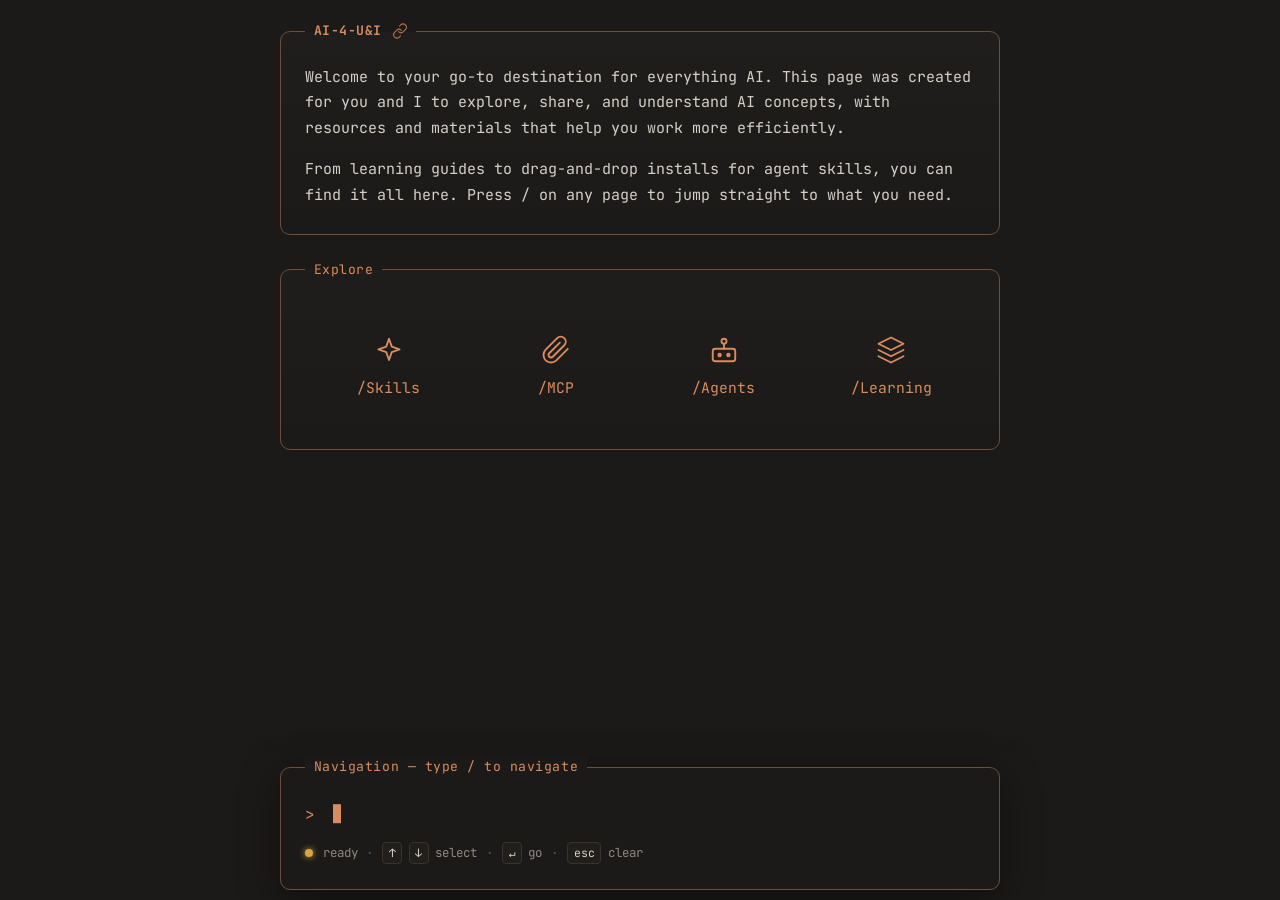
<file: index.html>
<!DOCTYPE html>
<html lang="en">
<head>
  <meta charset="UTF-8" />
  <meta name="viewport" content="width=device-width, initial-scale=1.0" />
  <meta name="description" content="AI-4-U&I — your go-to destination for everything AI." />
  <title>AI-4-U&amp;I</title>
  <link rel="icon" href="data:image/svg+xml,<svg xmlns=%22http://www.w3.org/2000/svg%22 viewBox=%220 0 100 100%22><text y=%22.9em%22 font-size=%2290%22>&#129302;</text></svg>" />
  <link rel="preconnect" href="https://fonts.googleapis.com" />
  <link rel="preconnect" href="https://fonts.gstatic.com" crossorigin />
  <link href="https://fonts.googleapis.com/css2?family=JetBrains+Mono:wght@400;600;700&display=swap" rel="stylesheet" />
  <link rel="stylesheet" href="style.css" />
  <!-- Agent breadcrumbs: machine-readable index + LLM map -->
  <link rel="alternate" type="application/json" href="site.json" title="Machine-readable site index" />
  <link rel="alternate" type="text/plain" href="llms.txt" title="LLM-friendly site map" />
</head>
<body>
  <div class="wrap">

    <fieldset class="box brand-box">
      <legend>AI-4-U&amp;I
        <svg class="link-ico" width="16" height="16" viewBox="0 0 24 24" fill="none"
             stroke="currentColor" stroke-width="1.6" stroke-linecap="round" stroke-linejoin="round">
          <path d="M10 13a5 5 0 0 0 7.07 0l3-3a5 5 0 0 0-7.07-7.07l-1.72 1.71"/>
          <path d="M14 11a5 5 0 0 0-7.07 0l-3 3a5 5 0 0 0 7.07 7.07l1.71-1.71"/>
        </svg>
      </legend>
      <p>Welcome to your go-to destination for everything AI. This page was
         created for you and I to explore, share, and understand AI concepts,
         with resources and materials that help you work more efficiently.</p>
      <p>From learning guides to drag-and-drop installs for agent skills,
         you can find it all here. Press <span class="mono">/</span> on any page
         to jump straight to what you need.</p>
    </fieldset>

    <fieldset class="box">
      <legend>Explore</legend>
      <nav class="nav-grid">
        <a class="nav-item" href="skills.html">
          <svg viewBox="0 0 24 24" fill="none" stroke="currentColor" stroke-width="1.5" stroke-linecap="round" stroke-linejoin="round">
            <path d="M12 3l2.2 6.3L20.5 11.5l-6.3 2.2L12 20l-2.2-6.3L3.5 11.5l6.3-2.2z"/>
          </svg>
          <span class="label">/Skills</span>
        </a>
        <a class="nav-item" href="mcp.html">
          <svg viewBox="0 0 24 24" fill="none" stroke="currentColor" stroke-width="1.5" stroke-linecap="round" stroke-linejoin="round">
            <path d="M21.44 11.05l-9.19 9.19a6 6 0 0 1-8.49-8.49l9.19-9.19a4 4 0 0 1 5.66 5.66l-9.2 9.19a2 2 0 0 1-2.83-2.83l8.49-8.48"/>
          </svg>
          <span class="label">/MCP</span>
        </a>
        <a class="nav-item" href="agents.html">
          <svg viewBox="0 0 24 24" fill="none" stroke="currentColor" stroke-width="1.5" stroke-linecap="round" stroke-linejoin="round">
            <rect x="3" y="11" width="18" height="10" rx="2"/>
            <circle cx="8.5" cy="16" r="1"/><circle cx="15.5" cy="16" r="1"/>
            <path d="M12 7v4"/><circle cx="12" cy="5" r="2"/>
          </svg>
          <span class="label">/Agents</span>
        </a>
        <a class="nav-item" href="learning.html">
          <svg viewBox="0 0 24 24" fill="none" stroke="currentColor" stroke-width="1.5" stroke-linecap="round" stroke-linejoin="round">
            <path d="M12 2 2 7l10 5 10-5-10-5z"/>
            <path d="M2 12l10 5 10-5"/><path d="M2 17l10 5 10-5"/>
          </svg>
          <span class="label">/Learning</span>
        </a>
      </nav>
    </fieldset>

    <div id="cmdbar"></div>

  </div>
  <script src="app.js"></script>
</body>
</html>
</file>
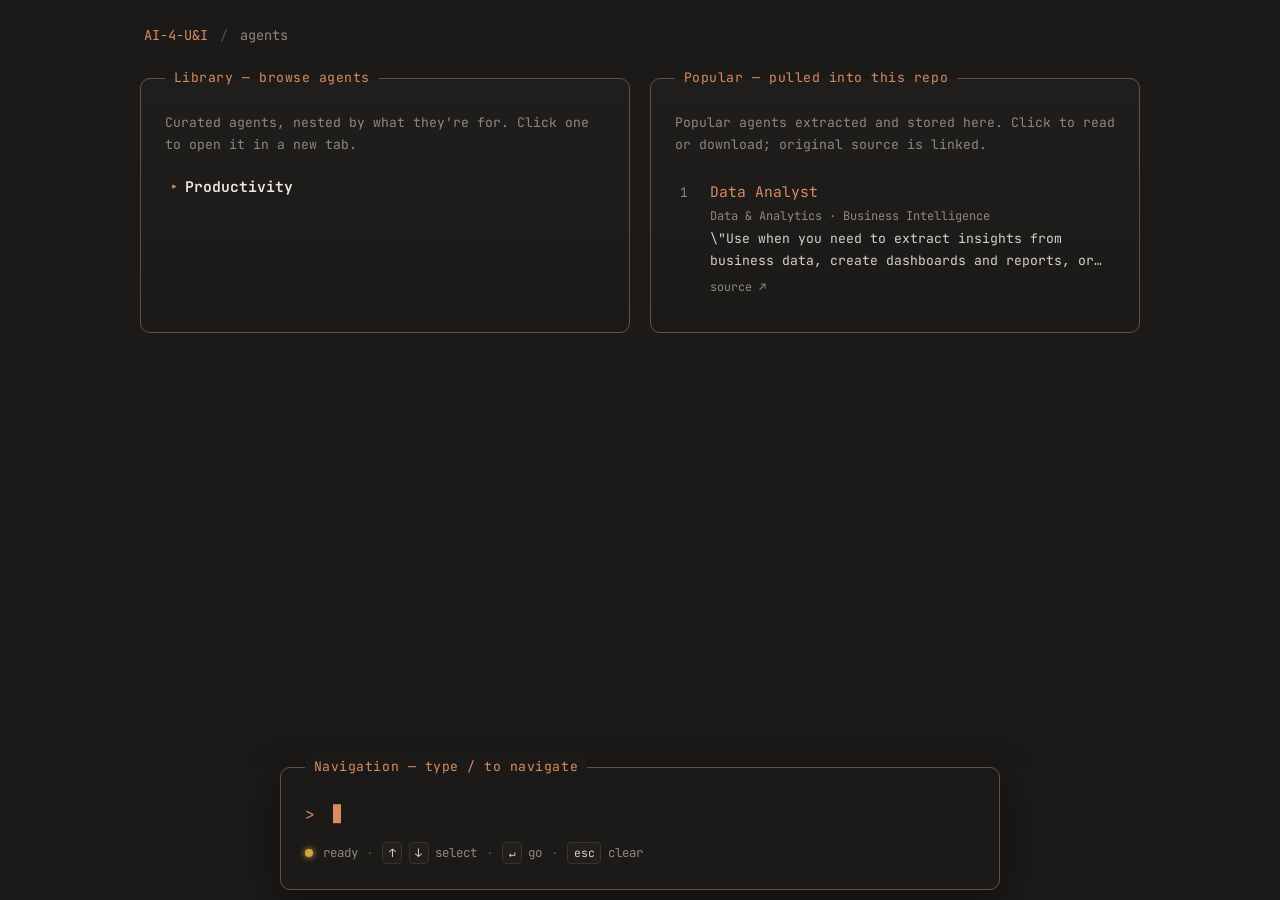
<file: agents.html>
<!DOCTYPE html>
<html lang="en">
<head>
  <meta charset="UTF-8" />
  <meta name="viewport" content="width=device-width, initial-scale=1.0" />
  <title>Agents · AI-4-U&amp;I</title>
  <link rel="icon" href="data:image/svg+xml,<svg xmlns=%22http://www.w3.org/2000/svg%22 viewBox=%220 0 100 100%22><text y=%22.9em%22 font-size=%2290%22>&#129302;</text></svg>" />
  <link rel="preconnect" href="https://fonts.googleapis.com" />
  <link rel="preconnect" href="https://fonts.gstatic.com" crossorigin />
  <link href="https://fonts.googleapis.com/css2?family=JetBrains+Mono:wght@400;600;700&display=swap" rel="stylesheet" />
  <link rel="stylesheet" href="style.css" />
</head>
<body>
  <div class="wrap wide">
    <div class="topbar"><a class="home" href="index.html">AI-4-U&amp;I</a><span class="sep">/</span> agents</div>

    <div class="two-col">
      <fieldset class="box">
        <legend>Library — browse agents</legend>
        <p class="muted hint">Curated agents, nested by what they're for.
           Click one to open it in a new tab.</p>
        <div id="browseTree" class="tree" data-section="agents"><p class="muted">Loading…</p></div>
      </fieldset>

      <fieldset class="box">
        <legend>Popular — pulled into this repo</legend>
        <p class="muted hint">Popular agents extracted and stored here. Click to
           read or download; original source is linked.</p>
        <div id="popularList" class="popular"><p class="muted">Loading…</p></div>
      </fieldset>
    </div>

    <div id="cmdbar"></div>
  </div>

  <script src="browse.js"></script>
  <script src="app.js"></script>
</body>
</html>
</file>
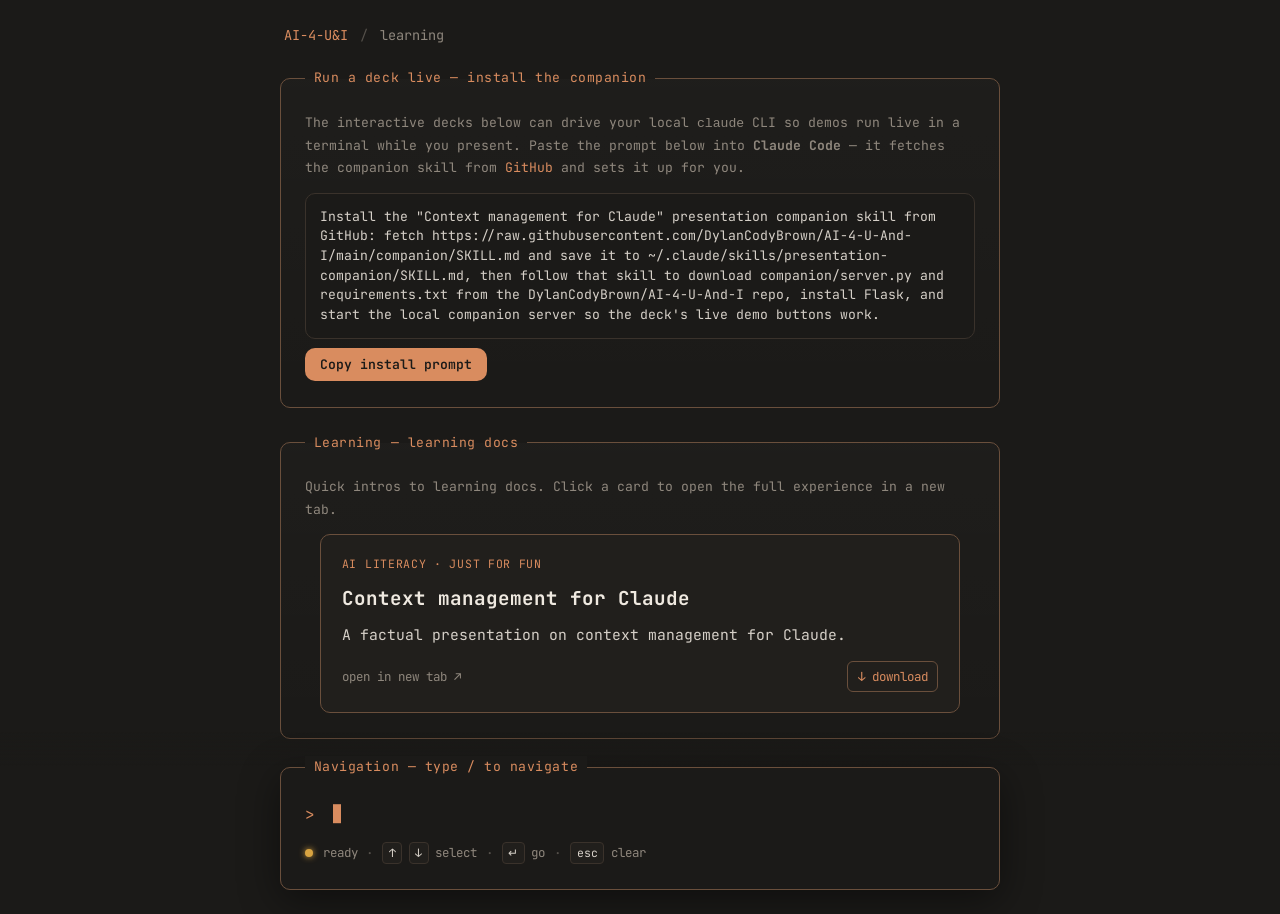
<file: learning.html>
<!DOCTYPE html>
<html lang="en">
<head>
  <meta charset="UTF-8" />
  <meta name="viewport" content="width=device-width, initial-scale=1.0" />
  <title>Learning · AI-4-U&amp;I</title>
  <link rel="icon" href="data:image/svg+xml,<svg xmlns=%22http://www.w3.org/2000/svg%22 viewBox=%220 0 100 100%22><text y=%22.9em%22 font-size=%2290%22>&#129302;</text></svg>" />
  <link rel="preconnect" href="https://fonts.googleapis.com" />
  <link rel="preconnect" href="https://fonts.gstatic.com" crossorigin />
  <link href="https://fonts.googleapis.com/css2?family=JetBrains+Mono:wght@400;600;700&display=swap" rel="stylesheet" />
  <link rel="stylesheet" href="style.css" />
</head>
<body>
  <div class="wrap">
    <div class="topbar"><a class="home" href="index.html">AI-4-U&amp;I</a><span class="sep">/</span> learning</div>

    <fieldset class="box">
      <legend>Run a deck live — install the companion</legend>
      <p class="muted hint">The interactive decks below can drive your local
         <code>claude</code> CLI so demos run live in a terminal while you present.
         Paste the prompt below into <strong>Claude Code</strong> — it fetches the
         companion skill from
         <a href="https://github.com/DylanCodyBrown/AI-4-U-And-I/tree/main/companion" target="_blank" rel="noopener">GitHub</a>
         and sets it up for you.</p>
      <pre id="installPrompt" style="white-space:pre-wrap;word-break:break-word;background:var(--bg);border:1px solid var(--border-soft);border-radius:var(--radius);padding:.8rem .9rem;font-family:var(--mono);font-size:.82rem;line-height:1.5;color:var(--fg);margin:.4rem 0 .6rem;">Install the &quot;Context management for Claude&quot; presentation companion skill from GitHub: fetch https://raw.githubusercontent.com/DylanCodyBrown/AI-4-U-And-I/main/companion/SKILL.md and save it to ~/.claude/skills/presentation-companion/SKILL.md, then follow that skill to download companion/server.py and requirements.txt from the DylanCodyBrown/AI-4-U-And-I repo, install Flask, and start the local companion server so the deck's live demo buttons work.</pre>
      <button type="button"
        onclick="(function(b){var t=document.getElementById('installPrompt').innerText;navigator.clipboard.writeText(t).then(function(){b.textContent='Copied ✓';setTimeout(function(){b.textContent='Copy install prompt';},1600);});})(this)"
        style="font-family:var(--mono);font-size:.82rem;cursor:pointer;background:var(--accent);color:#1b1a18;border:none;border-radius:var(--radius);padding:.5rem .95rem;font-weight:600;">Copy install prompt</button>
    </fieldset>

    <fieldset class="box">
      <legend>Learning — learning docs</legend>
      <p class="muted hint">Quick intros to learning docs. Click a card
         to open the full experience in a new tab.</p>
      <div id="learnCol" class="learn-col"><p class="muted">Loading…</p></div>
    </fieldset>

    <div id="cmdbar"></div>
  </div>

  <script src="learn.js"></script>
  <script src="app.js"></script>
</body>
</html>
</file>
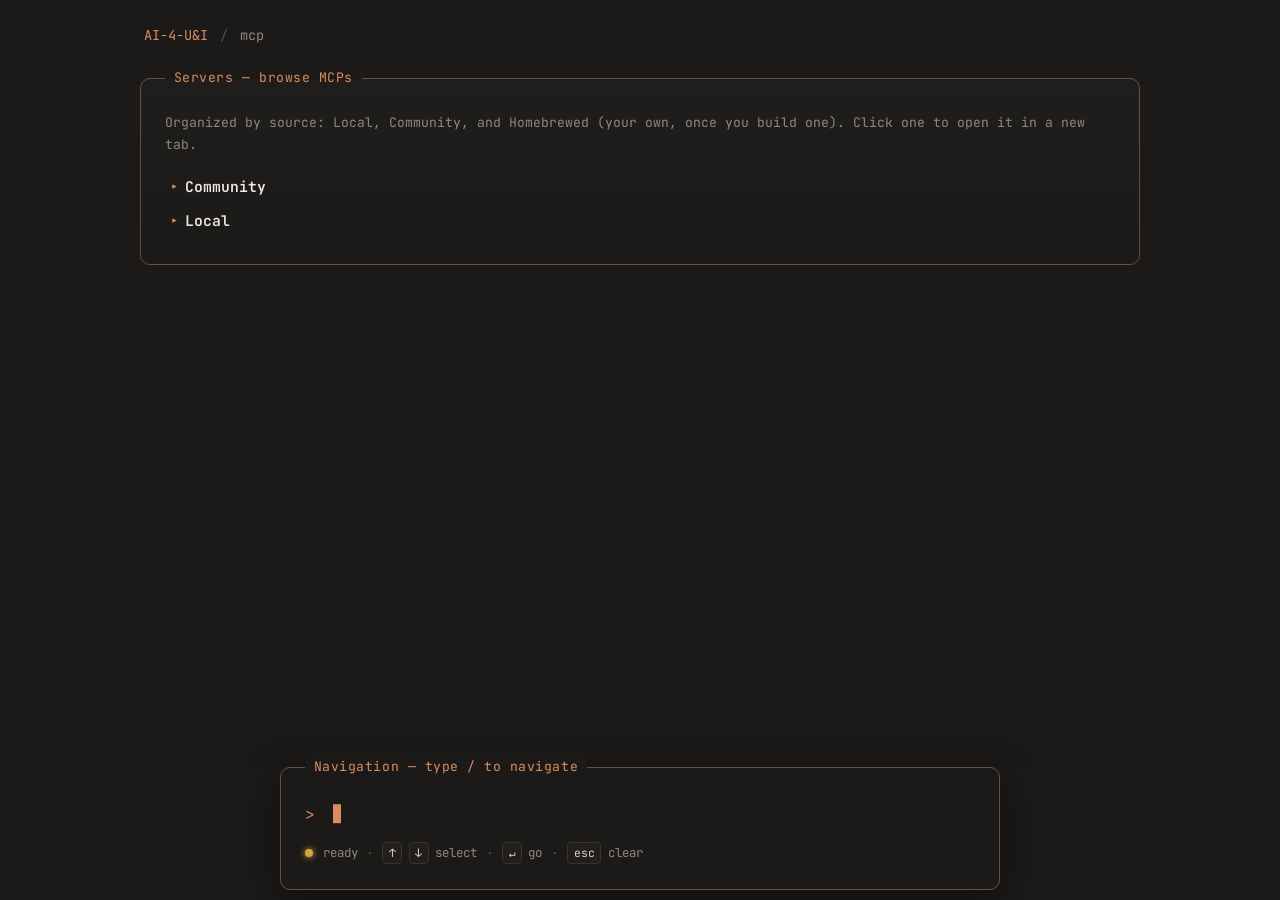
<file: mcp.html>
<!DOCTYPE html>
<html lang="en">
<head>
  <meta charset="UTF-8" />
  <meta name="viewport" content="width=device-width, initial-scale=1.0" />
  <title>MCP · AI-4-U&amp;I</title>
  <link rel="icon" href="data:image/svg+xml,<svg xmlns=%22http://www.w3.org/2000/svg%22 viewBox=%220 0 100 100%22><text y=%22.9em%22 font-size=%2290%22>&#129302;</text></svg>" />
  <link rel="preconnect" href="https://fonts.googleapis.com" />
  <link rel="preconnect" href="https://fonts.gstatic.com" crossorigin />
  <link href="https://fonts.googleapis.com/css2?family=JetBrains+Mono:wght@400;600;700&display=swap" rel="stylesheet" />
  <link rel="stylesheet" href="style.css" />
</head>
<body>
  <div class="wrap wide">
    <div class="topbar"><a class="home" href="index.html">AI-4-U&amp;I</a><span class="sep">/</span> mcp</div>

    <div>
      <fieldset class="box">
        <legend>Servers — browse MCPs</legend>
        <p class="muted hint">Organized by source: Local, Community, and
           Homebrewed (your own, once you build one). Click one to open it in a new tab.</p>
        <div id="browseTree" class="tree" data-section="mcp"><p class="muted">Loading…</p></div>
      </fieldset>

    </div>

    <div id="cmdbar"></div>
  </div>

  <script src="browse.js"></script>
  <script src="app.js"></script>
</body>
</html>
</file>
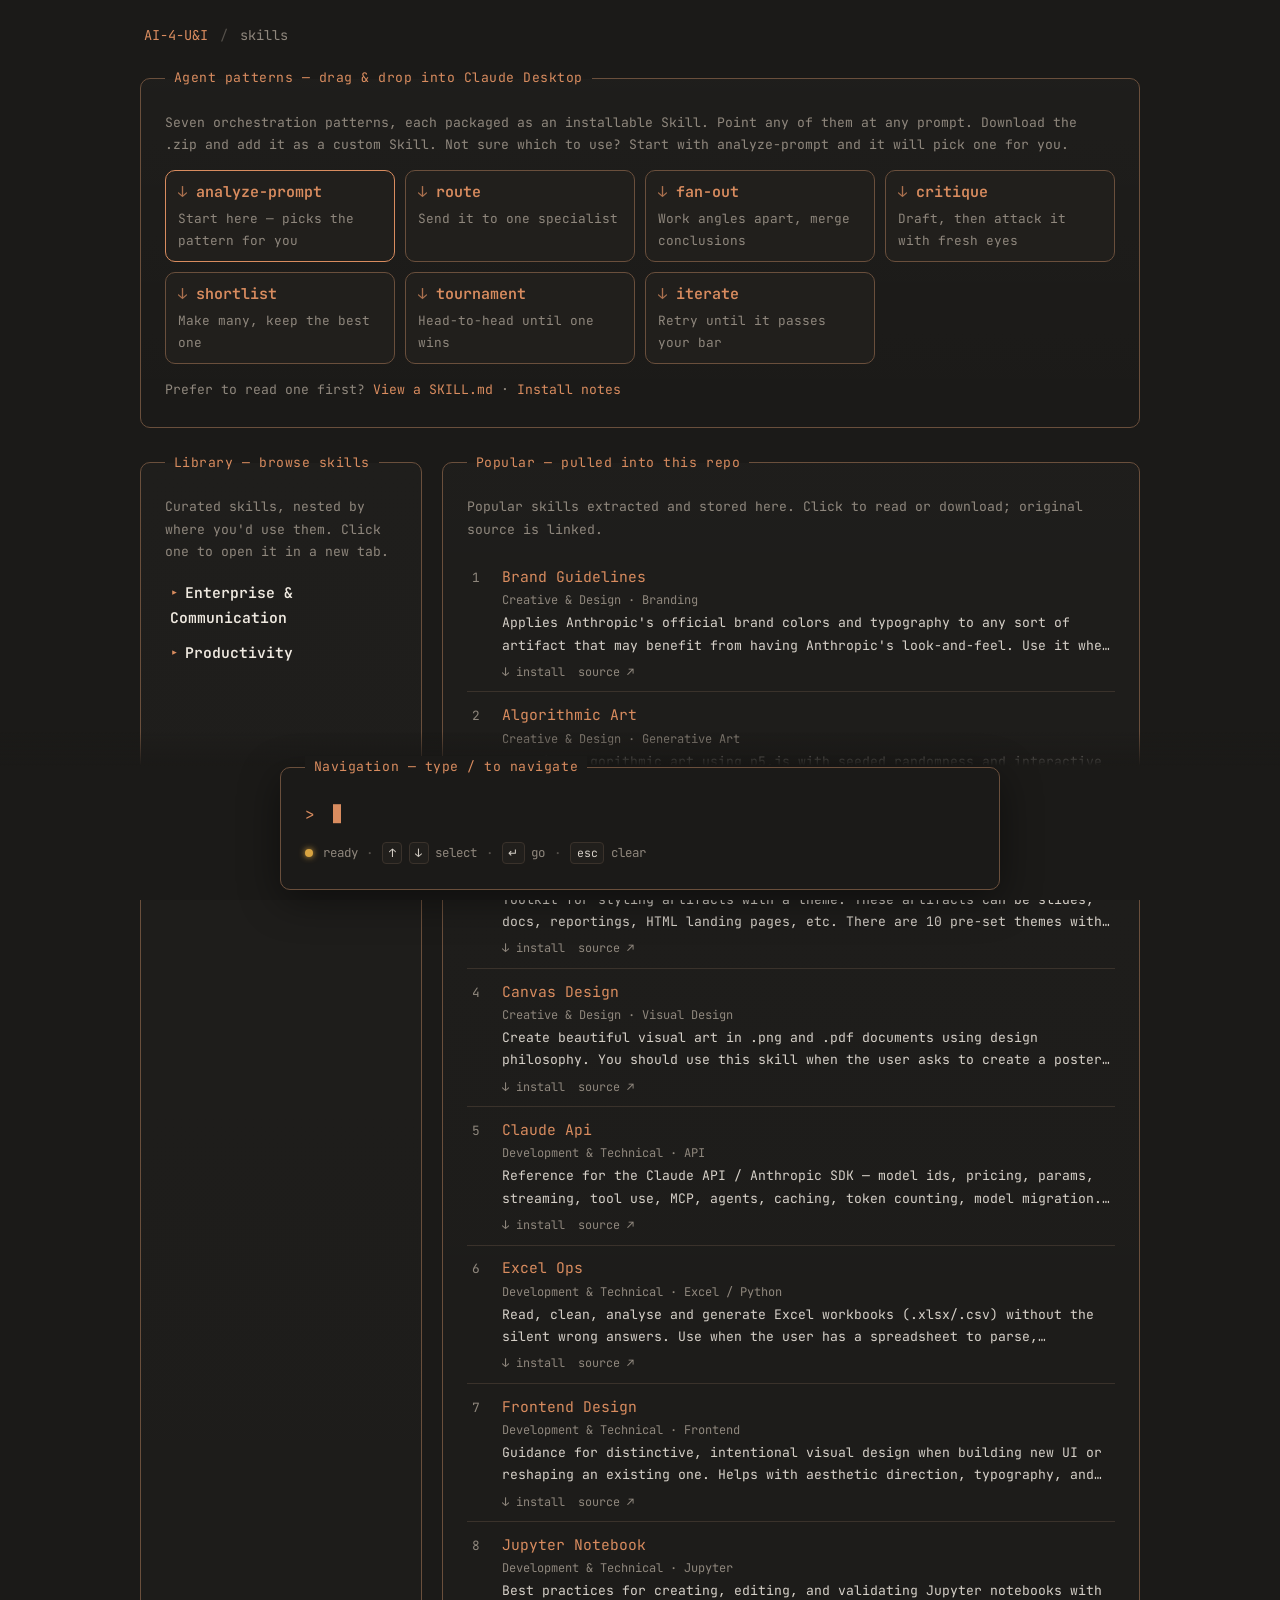
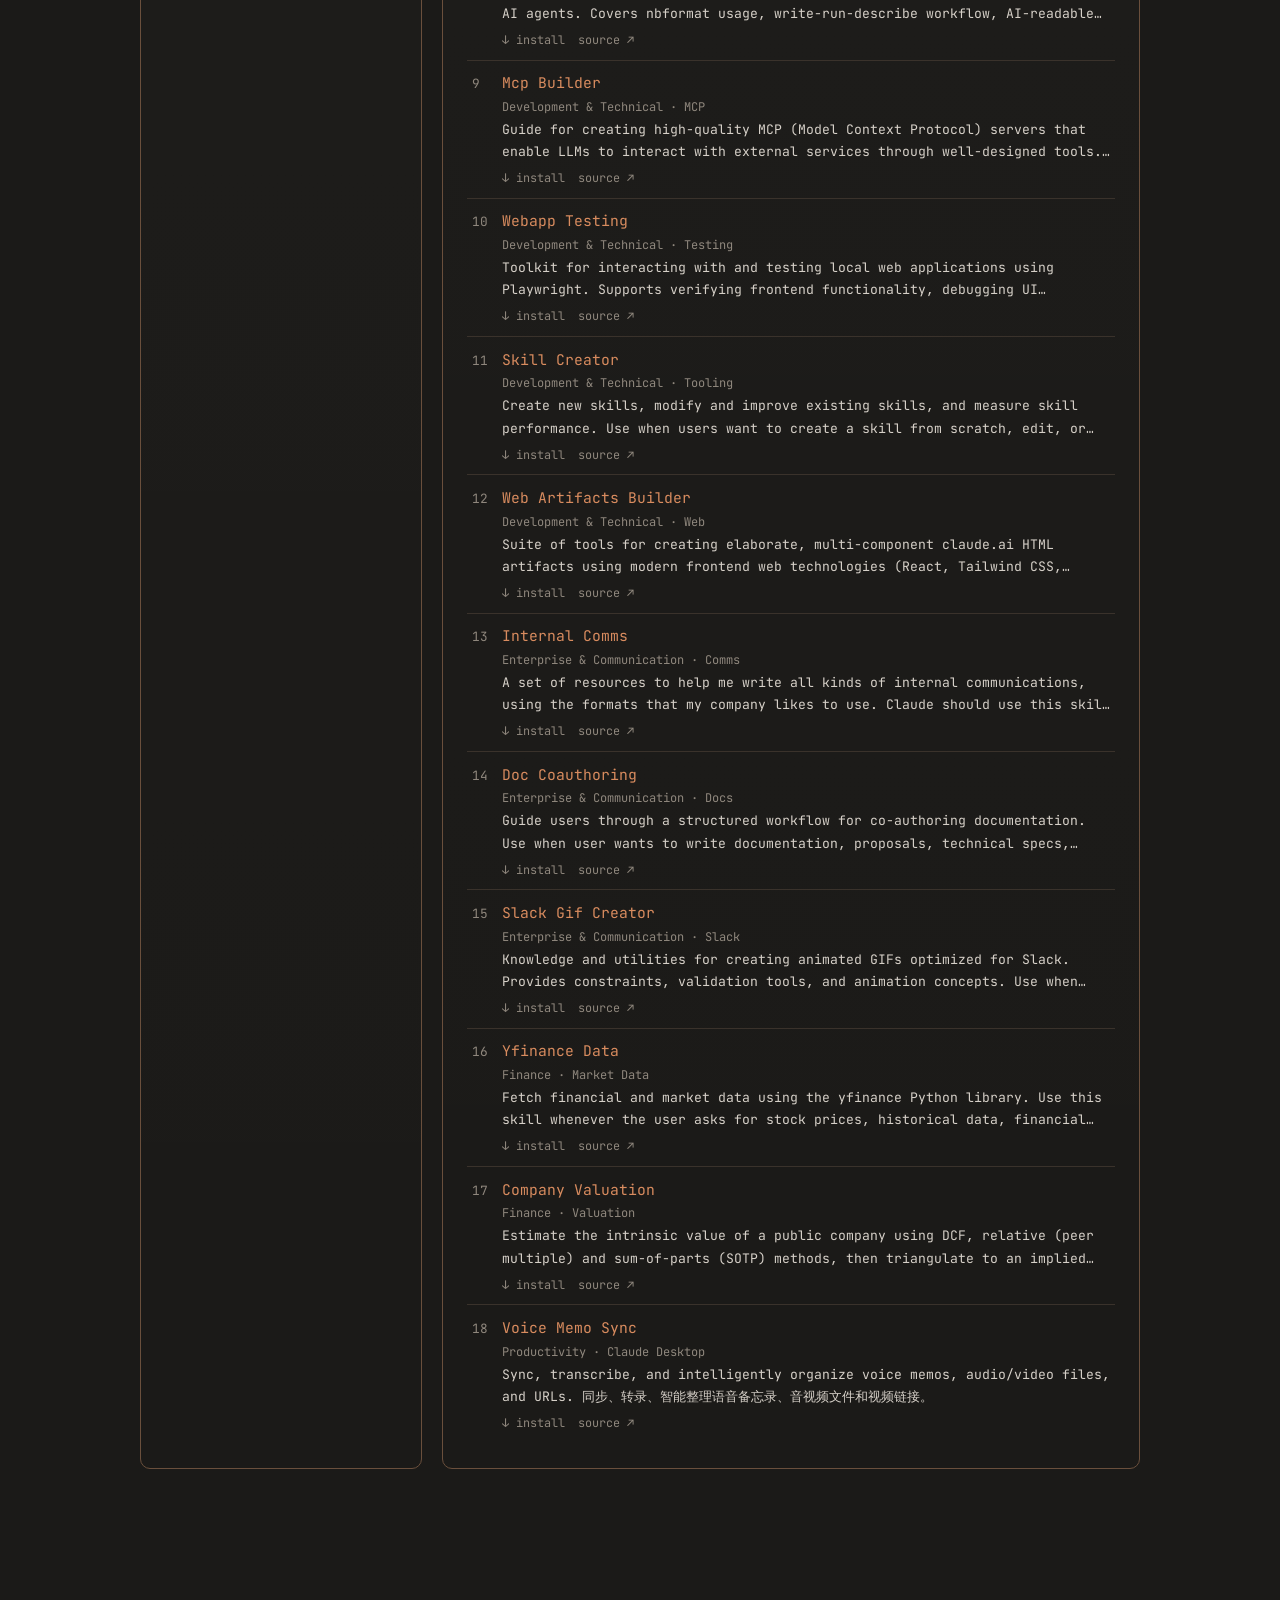
<file: skills.html>
<!DOCTYPE html>
<html lang="en">
<head>
  <meta charset="UTF-8" />
  <meta name="viewport" content="width=device-width, initial-scale=1.0" />
  <title>Skills · AI-4-U&amp;I</title>
  <link rel="icon" href="data:image/svg+xml,<svg xmlns=%22http://www.w3.org/2000/svg%22 viewBox=%220 0 100 100%22><text y=%22.9em%22 font-size=%2290%22>&#129302;</text></svg>" />
  <link rel="preconnect" href="https://fonts.googleapis.com" />
  <link rel="preconnect" href="https://fonts.gstatic.com" crossorigin />
  <link href="https://fonts.googleapis.com/css2?family=JetBrains+Mono:wght@400;600;700&display=swap" rel="stylesheet" />
  <link rel="stylesheet" href="style.css" />
</head>
<body>
  <div class="wrap wide">
    <div class="topbar"><a class="home" href="index.html">AI-4-U&amp;I</a><span class="sep">/</span> skills</div>

    <fieldset class="box">
      <legend>Agent patterns — drag &amp; drop into Claude Desktop</legend>
      <p class="muted hint">Seven orchestration patterns, each packaged as an installable Skill.
         Point any of them at any prompt. Download the <span class="mono">.zip</span> and add it
         as a custom Skill. Not sure which to use? Start with
         <span class="mono">analyze-prompt</span> and it will pick one for you.</p>
      <div class="pat-grid">
        <a class="pat pat-first" href="skills/patterns/analyze-prompt.zip" download><span class="pat-n">analyze-prompt</span><span class="pat-d">Start here &mdash; picks the pattern for you</span></a>
        <a class="pat" href="skills/patterns/route.zip" download><span class="pat-n">route</span><span class="pat-d">Send it to one specialist</span></a>
        <a class="pat" href="skills/patterns/fan-out.zip" download><span class="pat-n">fan-out</span><span class="pat-d">Work angles apart, merge conclusions</span></a>
        <a class="pat" href="skills/patterns/critique.zip" download><span class="pat-n">critique</span><span class="pat-d">Draft, then attack it with fresh eyes</span></a>
        <a class="pat" href="skills/patterns/shortlist.zip" download><span class="pat-n">shortlist</span><span class="pat-d">Make many, keep the best one</span></a>
        <a class="pat" href="skills/patterns/tournament.zip" download><span class="pat-n">tournament</span><span class="pat-d">Head-to-head until one wins</span></a>
        <a class="pat" href="skills/patterns/iterate.zip" download><span class="pat-n">iterate</span><span class="pat-d">Retry until it passes your bar</span></a>
      </div>
      <p class="muted hint" style="margin-bottom:0;">Prefer to read one first?
         <a href="skills/patterns/critique/SKILL.md">View a SKILL.md</a> &middot;
         <a href="skills/patterns/README.md">Install notes</a></p>
    </fieldset>

    <div class="two-col">
      <fieldset class="box">
        <legend>Library — browse skills</legend>
        <p class="muted hint">Curated skills, nested by where you'd use them.
           Click one to open it in a new tab.</p>
        <div id="browseTree" class="tree" data-section="skills"><p class="muted">Loading…</p></div>
      </fieldset>

      <fieldset class="box">
        <legend>Popular — pulled into this repo</legend>
        <p class="muted hint">Popular skills extracted and stored here. Click to
           read or download; original source is linked.</p>
        <div id="popularList" class="popular"><p class="muted">Loading…</p></div>
      </fieldset>
    </div>

    <div id="cmdbar"></div>
  </div>

  <script src="browse.js"></script>
  <script src="app.js"></script>
</body>
</html>
</file>
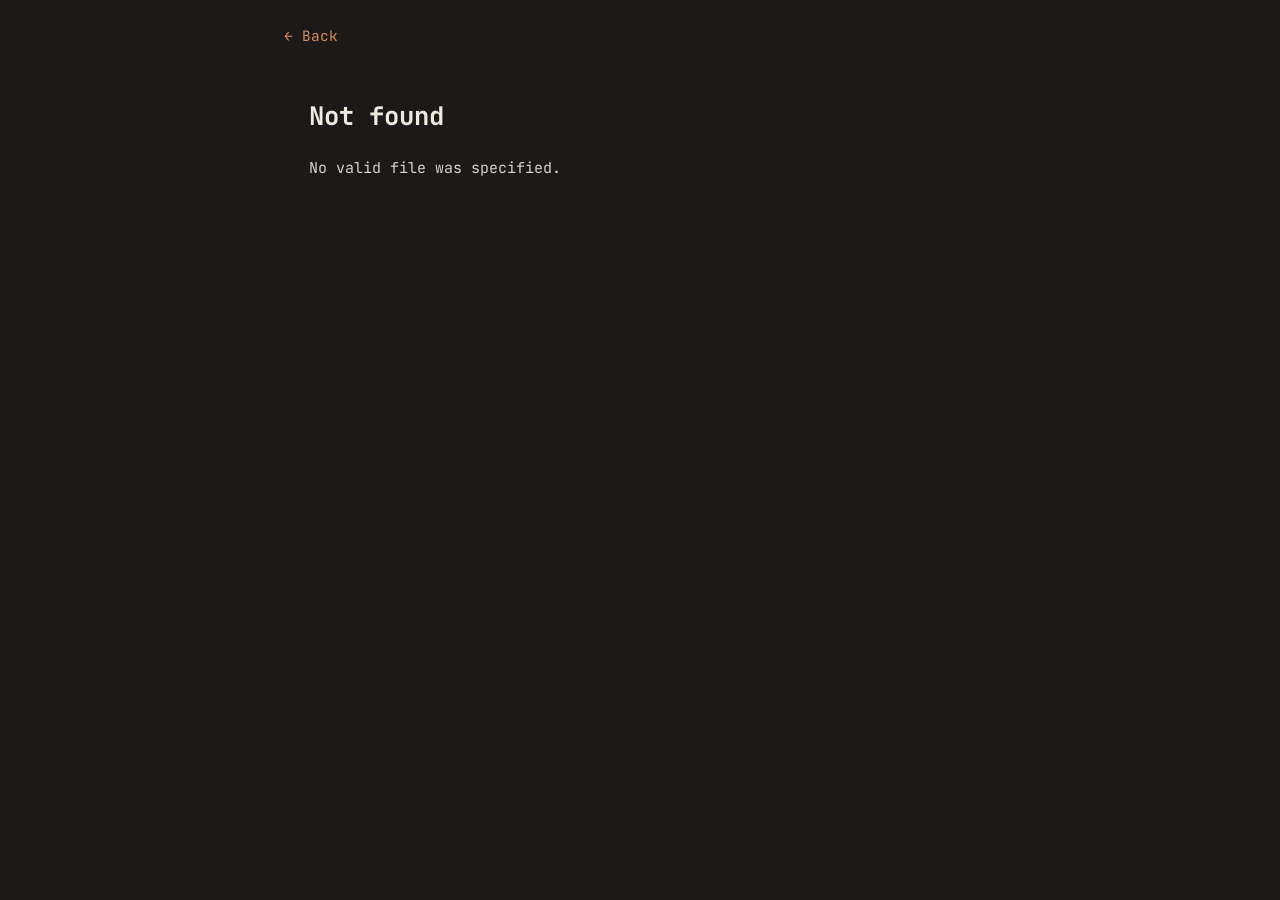
<file: view.html>
<!DOCTYPE html>
<html lang="en">
<head>
  <meta charset="UTF-8" />
  <meta name="viewport" content="width=device-width, initial-scale=1.0" />
  <title>Viewer · AI-4-U&amp;I</title>
  <link rel="icon" href="data:image/svg+xml,<svg xmlns=%22http://www.w3.org/2000/svg%22 viewBox=%220 0 100 100%22><text y=%22.9em%22 font-size=%2290%22>&#129302;</text></svg>" />
  <link rel="preconnect" href="https://fonts.googleapis.com" />
  <link rel="preconnect" href="https://fonts.gstatic.com" crossorigin />
  <link href="https://fonts.googleapis.com/css2?family=JetBrains+Mono:wght@400;600;700&display=swap" rel="stylesheet" />
  <link rel="stylesheet" href="style.css" />
</head>
<body class="viewer-body">
  <div class="wrap">
    <div class="viewer-bar">
      <a id="backLink" class="home" href="skills.html">&larr; Back</a>
      <a id="installBtn" class="dl-btn" download style="display:none">&#8595; Install (.zip)</a>
      <a id="downloadBtn" class="dl-btn" download>&#8595; Download .md</a>
    </div>
    <article id="doc" class="box content markdown">
      <p class="muted">Loading…</p>
    </article>
  </div>

  <script src="assets/vendor/marked.min.js"></script>
  <script src="assets/vendor/purify.min.js"></script>
  <script src="viewer.js"></script>
</body>
</html>
</file>
<file: style.css>
/* ============================================================
   AI-4-U&I — terminal theme
   ============================================================ */
:root {
  --bg:          #1b1a18;
  --bg-2:        #211f1c;
  --fg:          #d6d0c8;
  --fg-dim:      #8f877d;
  --accent:      #d98c5f;
  --accent-2:    #e0a074;
  --border:      #6a4f3c;
  --border-soft: #3a322b;
  --amber:       #d9a441;
  --radius:      10px;
  --mono: "JetBrains Mono", "Fira Code", ui-monospace, "SF Mono",
          Menlo, Consolas, "Liberation Mono", monospace;
}

* { box-sizing: border-box; }

html { -webkit-text-size-adjust: 100%; }

body {
  margin: 0;
  background: var(--bg);
  color: var(--fg);
  font-family: var(--mono);
  font-size: 15px;
  line-height: 1.7;
  -webkit-font-smoothing: antialiased;
  /* generous bottom space so content clears the fixed command bar */
  padding: 1.25rem 1rem 9.5rem;
}

a { color: var(--accent); text-decoration: none; }
a:hover { color: var(--accent-2); }

.wrap {
  max-width: 720px;
  margin: 0 auto;
}
.wrap.wide { max-width: 1000px; }

/* two-column panel (skills page) */
.two-col {
  display: grid;
  grid-template-columns: 1fr 1fr;
  gap: 1.25rem;
}
.two-col .box { margin-bottom: 1.5rem; }
.hint { margin-top: 0; font-size: .82rem; }
@media (max-width: 760px) {
  .two-col { grid-template-columns: 1fr; gap: 0; }
}

/* ---- file tree ---- */
.tree { font-size: .92rem; }
.tree .node { margin: .1rem 0; }
.tree summary {
  cursor: pointer;
  list-style: none;
  padding: .25rem .3rem;
  border-radius: 6px;
  color: var(--fg);
  user-select: none;
}
.tree summary::-webkit-details-marker { display: none; }
.tree summary::before {
  content: "▸";
  display: inline-block;
  width: 1em;
  color: var(--accent);
  transition: transform .12s ease;
}
.tree details[open] > summary::before { transform: rotate(90deg); }
.tree summary:hover { background: var(--bg-2); }
.tree .cat1 > summary { color: #efe9e0; font-weight: 600; }
.tree .cat2 > summary { color: var(--accent-2); }
.tree .children { padding-left: 1.05rem; border-left: 1px solid var(--border-soft); margin-left: .55rem; }
.tree .leaf {
  display: block;
  padding: .22rem .3rem .22rem .35rem;
  color: var(--fg);
  border-radius: 6px;
}
.tree .leaf:hover { background: var(--bg-2); color: var(--accent); }
.tree .leaf-ico { color: var(--accent); margin-right: .4rem; font-size: .7em; }
.tree .leaf-time { color: var(--fg-dim); font-size: .78rem; margin-left: .6rem; }

/* ---- popular list ---- */
.popular { font-size: .92rem; }
.pop-item {
  display: flex;
  align-items: baseline;
  gap: .7rem;
  padding: .6rem .3rem;
  border-top: 1px solid var(--border-soft);
  color: var(--fg);
}
.pop-item:first-child { border-top: none; }
.pop-item:hover { background: var(--bg-2); }
.pop-rank { color: var(--fg-dim); min-width: 1.2rem; font-size: .8rem; }
.pop-main { display: flex; flex-direction: column; gap: .1rem; flex: 1; }
.pop-name { color: var(--accent); text-decoration: none; }
.pop-name:hover { text-decoration: underline; }
.pop-src { color: var(--fg-dim); font-size: .75rem; }
.pop-note {
  color: var(--fg);
  font-size: .82rem;
  display: -webkit-box;
  -webkit-line-clamp: 2;
  -webkit-box-orient: vertical;
  overflow: hidden;
}
.pop-link { color: var(--fg-dim); font-size: .74rem; margin-top: .2rem; align-self: flex-start; }
.pop-link:hover { color: var(--accent); }

/* ---- learning: centered column of intro cards ---- */
.learn-col {
  display: flex;
  flex-direction: column;
  gap: 1rem;
  max-width: 640px;
  margin: .5rem auto 0;
}
.learn-card {
  position: relative;
  display: block;
  border: 1px solid var(--border);
  border-radius: var(--radius);
  padding: 1.2rem 1.3rem;
  background: var(--bg-2);
  color: var(--fg);
  transition: border-color .15s ease, transform .15s ease, box-shadow .15s ease;
}
.learn-card:hover {
  border-color: var(--accent);
  transform: translateY(-2px);
  box-shadow: 0 10px 30px rgba(0, 0, 0, 0.35);
}
.learn-tag {
  font-size: .72rem;
  letter-spacing: .06em;
  text-transform: uppercase;
  color: var(--accent);
  margin-bottom: .5rem;
}
.learn-title { font-size: 1.2rem; margin: 0 0 .45rem; }
/* stretched link — clicking anywhere on the card opens the doc in a new tab */
.learn-title .learn-stretch { color: #efe9e0; text-decoration: none; }
.learn-title .learn-stretch::after {
  content: "";
  position: absolute;
  inset: 0;
  z-index: 0;
}
.learn-intro { color: var(--fg); font-size: .92rem; margin: 0 0 .9rem; }
.learn-actions {
  display: flex;
  align-items: center;
  justify-content: space-between;
  gap: .75rem;
}
.learn-open { font-size: .78rem; color: var(--fg-dim); }
.learn-card:hover .learn-open { color: var(--accent); }
/* download sits above the stretched link so it stays separately clickable */
.learn-dl {
  position: relative;
  z-index: 1;
  font-size: .78rem;
  color: var(--accent);
  border: 1px solid var(--border);
  border-radius: 6px;
  padding: .25rem .6rem;
  white-space: nowrap;
}
.learn-dl:hover { border-color: var(--accent); background: var(--bg); }

/* ---- markdown viewer ---- */
.viewer-bar {
  display: flex;
  align-items: center;
  justify-content: space-between;
  margin: .25rem .25rem 1.25rem;
  font-size: .9rem;
}
.dl-btn {
  border: 1px solid var(--border);
  border-radius: 8px;
  padding: .4rem .9rem;
  color: var(--accent);
  background: var(--bg-2);
}
.dl-btn:hover { border-color: var(--accent); }
.markdown { line-height: 1.75; padding: 1.6rem 1.8rem 2rem; }
.markdown h1 { font-size: 1.6rem; color: #efe9e0; margin: 0 0 1rem; }
.markdown h2 { font-size: 1.15rem; color: var(--accent); margin: 1.6rem 0 .6rem; }
.markdown h3 { font-size: 1rem; color: var(--accent-2); margin: 1.3rem 0 .5rem; }
.markdown p, .markdown li { color: var(--fg); }
.markdown a { color: var(--accent); text-decoration: underline; }
.markdown code {
  background: var(--bg-2);
  border: 1px solid var(--border-soft);
  border-radius: 5px;
  padding: .1rem .35rem;
  font-size: .9em;
}
.markdown pre {
  background: var(--bg-2);
  border: 1px solid var(--border-soft);
  border-radius: 8px;
  padding: 1rem 1.1rem;
  overflow-x: auto;
}
.markdown pre code { background: none; border: none; padding: 0; }
.markdown blockquote {
  border-left: 3px solid var(--accent);
  margin: 1rem 0;
  padding: .2rem 0 .2rem 1rem;
  color: var(--fg-dim);
}
.markdown table { border-collapse: collapse; width: 100%; margin: 1rem 0; }
.markdown th, .markdown td { border: 1px solid var(--border-soft); padding: .4rem .6rem; text-align: left; }
.viewer-body { padding-bottom: 2.5rem; }

/* ---- top brand bar (content pages) ---- */
.topbar {
  display: flex;
  align-items: center;
  gap: .75rem;
  margin: .25rem .25rem 1.25rem;
  font-size: .85rem;
  color: var(--fg-dim);
}
.topbar a.home { color: var(--accent); }
.topbar .sep { opacity: .5; }

/* ---- fieldset boxes ---- */
fieldset.box {
  border: 1px solid var(--border);
  border-radius: var(--radius);
  padding: 1.4rem 1.5rem 1.6rem;
  margin: 0 0 1.5rem;
  background: linear-gradient(180deg, rgba(255,255,255,0.015), transparent);
}
fieldset.box > legend {
  color: var(--accent);
  padding: 0 .55rem;
  font-size: .82rem;
  letter-spacing: .04em;
}

/* brand box */
.brand-box > legend {
  font-size: 1.7rem;
  font-weight: 700;
  letter-spacing: .02em;
  color: #efe9e0;
  display: inline-flex;
  align-items: center;
  gap: .6rem;
}
.brand-box > legend .link-ico { color: var(--accent); opacity: .8; }
.brand-box p { margin: 0 0 1rem; color: var(--fg); }
.brand-box p:last-child { margin-bottom: 0; }

/* ---- explore nav grid (home) ---- */
.nav-grid {
  display: grid;
  grid-template-columns: repeat(auto-fit, minmax(150px, 1fr));
  gap: 1.75rem 1rem;
  padding: 1rem .5rem .5rem;
}
.nav-item {
  display: flex;
  flex-direction: column;
  align-items: center;
  gap: .65rem;
  padding: .9rem .5rem;
  border-radius: var(--radius);
  border: 1px solid transparent;
  transition: border-color .15s ease, background .15s ease, transform .15s ease;
}
.nav-item svg { width: 30px; height: 30px; stroke: var(--accent); }
.nav-item .label { color: var(--accent); font-size: .92rem; }
.nav-item:hover {
  border-color: var(--border);
  background: var(--bg-2);
  transform: translateY(-2px);
}

/* ---- generic page content ---- */
.content p { color: var(--fg); }
.content h2 {
  font-size: 1rem;
  color: var(--accent);
  margin: 1.6rem 0 .5rem;
  font-weight: 600;
}
.content ul { padding-left: 1.2rem; margin: .5rem 0; }
.content li { margin: .3rem 0; }
.muted { color: var(--fg-dim); }

/* ============================================================
   command bar  (the Claude-Code-style terminal)
   ============================================================ */
/* fixed footer that follows every page, pinned to the bottom */
.cmdbar-fixed {
  position: fixed;
  left: 0;
  right: 0;
  bottom: 0;
  z-index: 50;
  padding: 1.5rem 1rem calc(.6rem + env(safe-area-inset-bottom, 0px));
  /* fade content out behind the bar instead of a hard edge */
  background: linear-gradient(to top, var(--bg) 80%, rgba(27, 26, 24, 0));
  pointer-events: none;
}
/* solid backdrop so page content never bleeds through the legend notch */
.cmdbar-fixed .term.box > legend { background: var(--bg); }
.cmdbar-fixed .term.box {
  pointer-events: auto;
  max-width: 720px;
  margin: 0 auto;
  background: var(--bg);
  box-shadow: 0 10px 40px rgba(0, 0, 0, 0.45);
}

.term { position: relative; }

.term-line {
  position: relative;
  display: flex;
  align-items: baseline;
  gap: .55rem;
  font-size: 1rem;
  min-height: 1.7em;
  cursor: text;
}
.term-line .prompt { color: var(--accent); }
.term-line .echo { color: var(--fg); white-space: pre; }

/* blinking block cursor */
.cursor {
  display: inline-block;
  width: .55em;
  height: 1.15em;
  background: var(--accent);
  transform: translateY(.2em);
  animation: blink 1.05s steps(1) infinite;
}
@keyframes blink { 50% { opacity: 0; } }

/* the real input sits invisibly over the line to capture keystrokes */
.cmd-input {
  position: absolute;
  inset: 0;
  width: 100%;
  border: 0;
  background: transparent;
  color: transparent;
  caret-color: transparent;
  font: inherit;
  outline: none;
  padding: 0;
}

/* suggestions — sit above the prompt and open upward */
.suggestions {
  list-style: none;
  margin: 0 0 .75rem;
  padding: 0 0 .65rem;
  display: none;
  max-height: 45vh;
  overflow-y: auto;
  border-bottom: 1px solid var(--border-soft);
}
.suggestions.open { display: block; }
.suggestions li {
  display: flex;
  align-items: baseline;
  gap: .75rem;
  padding: .35rem .4rem;
  border-radius: 6px;
  cursor: pointer;
}
.suggestions li .s-cmd { color: var(--accent); min-width: 6.5rem; }
.suggestions li .s-desc { color: var(--fg-dim); font-size: .85rem; }
.suggestions li.active { background: var(--bg-2); }
.suggestions li.active .s-desc { color: var(--fg); }

/* status line */
.status {
  margin-top: .9rem;
  font-size: .78rem;
  color: var(--fg-dim);
  display: flex;
  align-items: center;
  flex-wrap: wrap;
  gap: .4rem;
}
.status .dot {
  width: .5rem; height: .5rem; border-radius: 50%;
  background: var(--amber);
  box-shadow: 0 0 6px var(--amber);
  display: inline-block;
  margin-right: .2rem;
}
.status kbd {
  font-family: inherit;
  font-size: .72rem;
  background: var(--bg-2);
  border: 1px solid var(--border-soft);
  border-radius: 4px;
  padding: 0 .35rem;
  color: var(--fg);
}
.status .seg { margin: 0 .15rem; opacity: .5; }

@media (max-width: 480px) {
  body { font-size: 14px; padding-bottom: 7.5rem; }
  fieldset.box { padding: 1.2rem 1.1rem 1.3rem; }

  /* slimmer command bar on mobile */
  .cmdbar-fixed { padding: 1rem .8rem calc(.4rem + env(safe-area-inset-bottom, 0px)); }
  .cmdbar-fixed .term.box { padding: .7rem .9rem .8rem; }
  .term-line { font-size: .95rem; min-height: 1.5em; }
  .status { margin-top: .55rem; font-size: .7rem; gap: .3rem; }
  .status kbd { padding: 0 .25rem; }
  .status .seg { margin: 0; }
}

/* agent-pattern download strip (top of Skills page) */
.pat-grid { display: grid; grid-template-columns: repeat(auto-fit, minmax(210px, 1fr)); gap: .6rem; margin: .2rem 0 .9rem; }
.pat {
  display: flex; flex-direction: column; gap: .15rem;
  border: 1px solid var(--border); border-radius: var(--radius);
  padding: .6rem .75rem; background: var(--bg-2); text-decoration: none;
  transition: border-color .15s ease, background .15s ease;
}
.pat:hover { border-color: var(--accent); background: var(--bg); }
.pat-n { color: var(--accent); font-weight: 600; }
.pat-n::before { content: "\2193  "; opacity: .75; }
.pat-d { color: var(--fg-dim); font-size: .8rem; }

.pat-first { border-color: var(--accent); }

.pop-links { display: flex; gap: .8rem; margin-top: .2rem; }
.pop-links .pop-link { margin-top: 0; }
</file>
